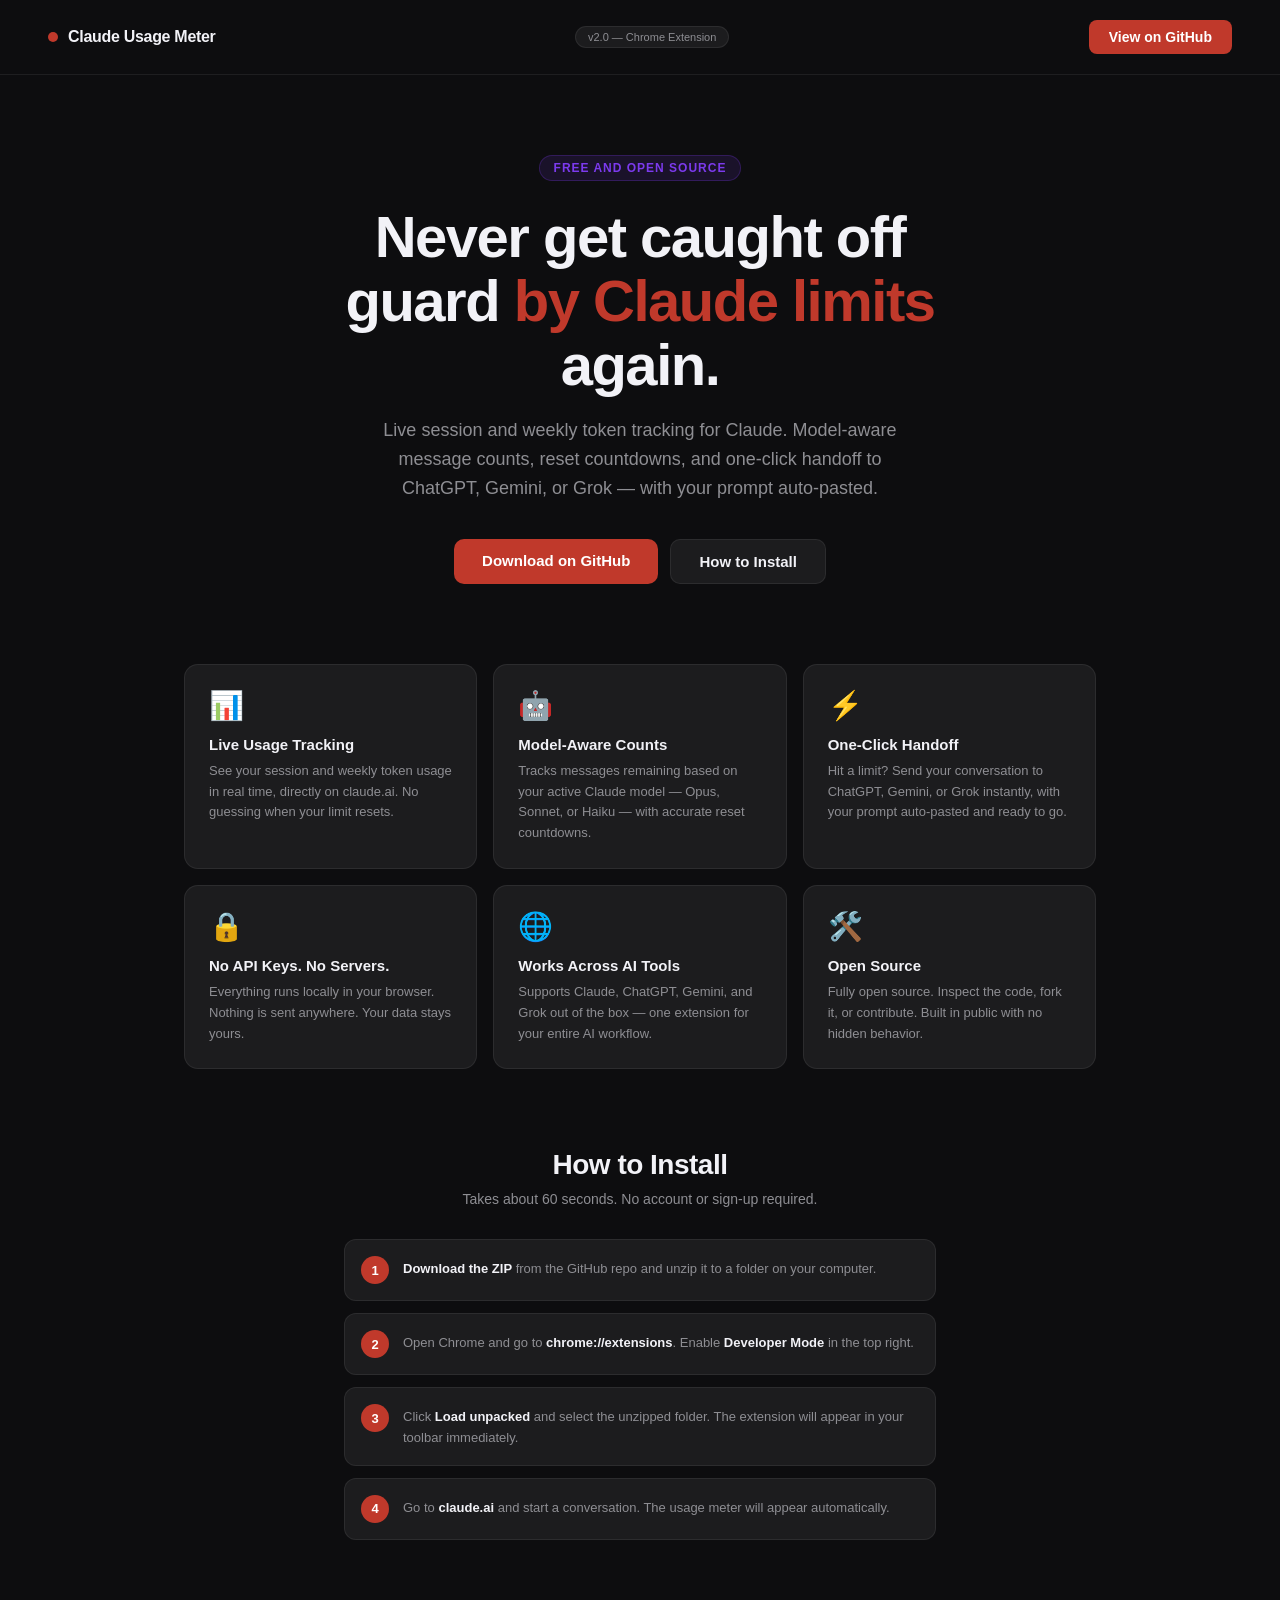
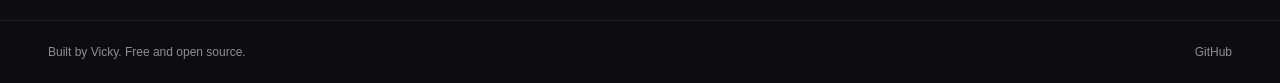
<file: index.html>
<!DOCTYPE html>
<html lang="en">
<head>
  <meta charset="UTF-8" />
  <meta name="viewport" content="width=device-width, initial-scale=1.0" />
  <title>Claude Usage Meter — Chrome Extension</title>
  <style>
    :root {
      --bg: #0d0d0f;
      --card: #1c1c1e;
      --border: rgba(255,255,255,0.07);
      --accent: #c0392b;
      --purple: #7c3aed;
      --green: #30d158;
      --text: #f2f2f7;
      --muted: #8e8e93;
    }
    * { box-sizing: border-box; margin: 0; padding: 0; }
    body {
      background: var(--bg);
      color: var(--text);
      font-family: -apple-system, BlinkMacSystemFont, 'Segoe UI', sans-serif;
      min-height: 100vh;
    }

    /* Nav */
    nav {
      display: flex; align-items: center; justify-content: space-between;
      padding: 20px 48px;
      border-bottom: 1px solid var(--border);
    }
    .nav-brand { display: flex; align-items: center; gap: 10px; }
    .dot { width: 10px; height: 10px; border-radius: 50%; background: var(--accent); }
    .brand-name { font-size: 16px; font-weight: 700; letter-spacing: -0.3px; }
    .nav-badge {
      font-size: 11px; color: var(--muted);
      background: var(--card); border: 1px solid var(--border);
      border-radius: 20px; padding: 4px 12px;
    }
    .nav-cta {
      background: var(--accent); color: #fff;
      border: none; border-radius: 8px;
      padding: 9px 20px; font-size: 14px; font-weight: 600;
      cursor: pointer; text-decoration: none;
      transition: opacity 0.15s;
    }
    .nav-cta:hover { opacity: 0.85; }

    /* Hero */
    .hero {
      max-width: 720px; margin: 0 auto;
      padding: 80px 24px 60px;
      text-align: center;
    }
    .hero-tag {
      display: inline-block;
      font-size: 12px; font-weight: 700; letter-spacing: 1px;
      text-transform: uppercase; color: var(--purple);
      background: rgba(124,58,237,0.12);
      border: 1px solid rgba(124,58,237,0.25);
      border-radius: 20px; padding: 5px 14px; margin-bottom: 24px;
    }
    h1 {
      font-size: clamp(36px, 6vw, 58px);
      font-weight: 800; letter-spacing: -1.5px;
      line-height: 1.1; margin-bottom: 20px;
    }
    h1 span { color: var(--accent); }
    .hero-sub {
      font-size: 18px; color: var(--muted); line-height: 1.6;
      max-width: 560px; margin: 0 auto 36px;
    }
    .hero-actions { display: flex; gap: 12px; justify-content: center; flex-wrap: wrap; }
    .btn-primary {
      background: var(--accent); color: #fff;
      border: none; border-radius: 10px;
      padding: 13px 28px; font-size: 15px; font-weight: 700;
      cursor: pointer; text-decoration: none;
      transition: opacity 0.15s;
    }
    .btn-primary:hover { opacity: 0.85; }
    .btn-secondary {
      background: var(--card); color: var(--text);
      border: 1px solid var(--border); border-radius: 10px;
      padding: 13px 28px; font-size: 15px; font-weight: 600;
      cursor: pointer; text-decoration: none;
      transition: background 0.15s;
    }
    .btn-secondary:hover { background: #2c2c2e; }

    /* Features */
    .features {
      max-width: 960px; margin: 0 auto;
      padding: 20px 24px 80px;
      display: grid;
      grid-template-columns: repeat(auto-fit, minmax(260px, 1fr));
      gap: 16px;
    }
    .feat {
      background: var(--card);
      border: 1px solid var(--border);
      border-radius: 14px; padding: 24px;
    }
    .feat-icon { font-size: 28px; margin-bottom: 14px; }
    .feat h3 { font-size: 15px; font-weight: 700; margin-bottom: 8px; }
    .feat p { font-size: 13px; color: var(--muted); line-height: 1.6; }

    /* How to install */
    .install {
      max-width: 640px; margin: 0 auto;
      padding: 0 24px 80px;
      text-align: center;
    }
    .install h2 { font-size: 28px; font-weight: 800; letter-spacing: -0.5px; margin-bottom: 10px; }
    .install .sub { font-size: 14px; color: var(--muted); margin-bottom: 32px; }
    .steps { text-align: left; display: flex; flex-direction: column; gap: 12px; }
    .step {
      display: flex; gap: 14px; align-items: flex-start;
      background: var(--card); border: 1px solid var(--border);
      border-radius: 12px; padding: 16px;
    }
    .step-num {
      min-width: 28px; height: 28px;
      background: var(--accent); border-radius: 50%;
      display: flex; align-items: center; justify-content: center;
      font-size: 13px; font-weight: 700; color: #fff;
    }
    .step-text { font-size: 13px; line-height: 1.6; color: var(--muted); padding-top: 3px; }
    .step-text strong { color: var(--text); }

    /* Footer */
    footer {
      border-top: 1px solid var(--border);
      padding: 24px 48px;
      display: flex; justify-content: space-between; align-items: center;
      flex-wrap: wrap; gap: 12px;
    }
    footer p { font-size: 12px; color: var(--muted); }
    footer a { color: var(--muted); text-decoration: none; font-size: 12px; }
    footer a:hover { color: var(--text); }
  </style>
</head>
<body>

  <nav>
    <div class="nav-brand">
      <div class="dot"></div>
      <span class="brand-name">Claude Usage Meter</span>
    </div>
    <span class="nav-badge">v2.0 — Chrome Extension</span>
    <a class="nav-cta" href="https://github.com/vicsust738/Token_LLMs" target="_blank">View on GitHub</a>
  </nav>

  <section class="hero">
    <div class="hero-tag">Free and Open Source</div>
    <h1>Never get caught off guard <span>by Claude limits</span> again.</h1>
    <p class="hero-sub">
      Live session and weekly token tracking for Claude. Model-aware message counts, reset countdowns, and one-click handoff to ChatGPT, Gemini, or Grok — with your prompt auto-pasted.
    </p>
    <div class="hero-actions">
      <a class="btn-primary" href="https://github.com/vicsust738/Token_LLMs/zipball/main" target="_blank">Download on GitHub</a>
      <a class="btn-secondary" href="#install">How to Install</a>
    </div>
  </section>

  <section class="features">
    <div class="feat">
      <div class="feat-icon">📊</div>
      <h3>Live Usage Tracking</h3>
      <p>See your session and weekly token usage in real time, directly on claude.ai. No guessing when your limit resets.</p>
    </div>
    <div class="feat">
      <div class="feat-icon">🤖</div>
      <h3>Model-Aware Counts</h3>
      <p>Tracks messages remaining based on your active Claude model — Opus, Sonnet, or Haiku — with accurate reset countdowns.</p>
    </div>
    <div class="feat">
      <div class="feat-icon">⚡</div>
      <h3>One-Click Handoff</h3>
      <p>Hit a limit? Send your conversation to ChatGPT, Gemini, or Grok instantly, with your prompt auto-pasted and ready to go.</p>
    </div>
    <div class="feat">
      <div class="feat-icon">🔒</div>
      <h3>No API Keys. No Servers.</h3>
      <p>Everything runs locally in your browser. Nothing is sent anywhere. Your data stays yours.</p>
    </div>
    <div class="feat">
      <div class="feat-icon">🌐</div>
      <h3>Works Across AI Tools</h3>
      <p>Supports Claude, ChatGPT, Gemini, and Grok out of the box — one extension for your entire AI workflow.</p>
    </div>
    <div class="feat">
      <div class="feat-icon">🛠️</div>
      <h3>Open Source</h3>
      <p>Fully open source. Inspect the code, fork it, or contribute. Built in public with no hidden behavior.</p>
    </div>
  </section>

  <section class="install" id="install">
    <h2>How to Install</h2>
    <p class="sub">Takes about 60 seconds. No account or sign-up required.</p>
    <div class="steps">
      <div class="step">
        <div class="step-num">1</div>
        <div class="step-text"><strong>Download the ZIP</strong> from the GitHub repo and unzip it to a folder on your computer.</div>
      </div>
      <div class="step">
        <div class="step-num">2</div>
        <div class="step-text">Open Chrome and go to <strong>chrome://extensions</strong>. Enable <strong>Developer Mode</strong> in the top right.</div>
      </div>
      <div class="step">
        <div class="step-num">3</div>
        <div class="step-text">Click <strong>Load unpacked</strong> and select the unzipped folder. The extension will appear in your toolbar immediately.</div>
      </div>
      <div class="step">
        <div class="step-num">4</div>
        <div class="step-text">Go to <strong>claude.ai</strong> and start a conversation. The usage meter will appear automatically.</div>
      </div>
    </div>
  </section>

  <footer>
    <p>Built by Vicky. Free and open source.</p>
    <a href="https://github.com/vicsust738/Token_LLMs" target="_blank">GitHub</a>
  </footer>

</body>
</html>
</file>
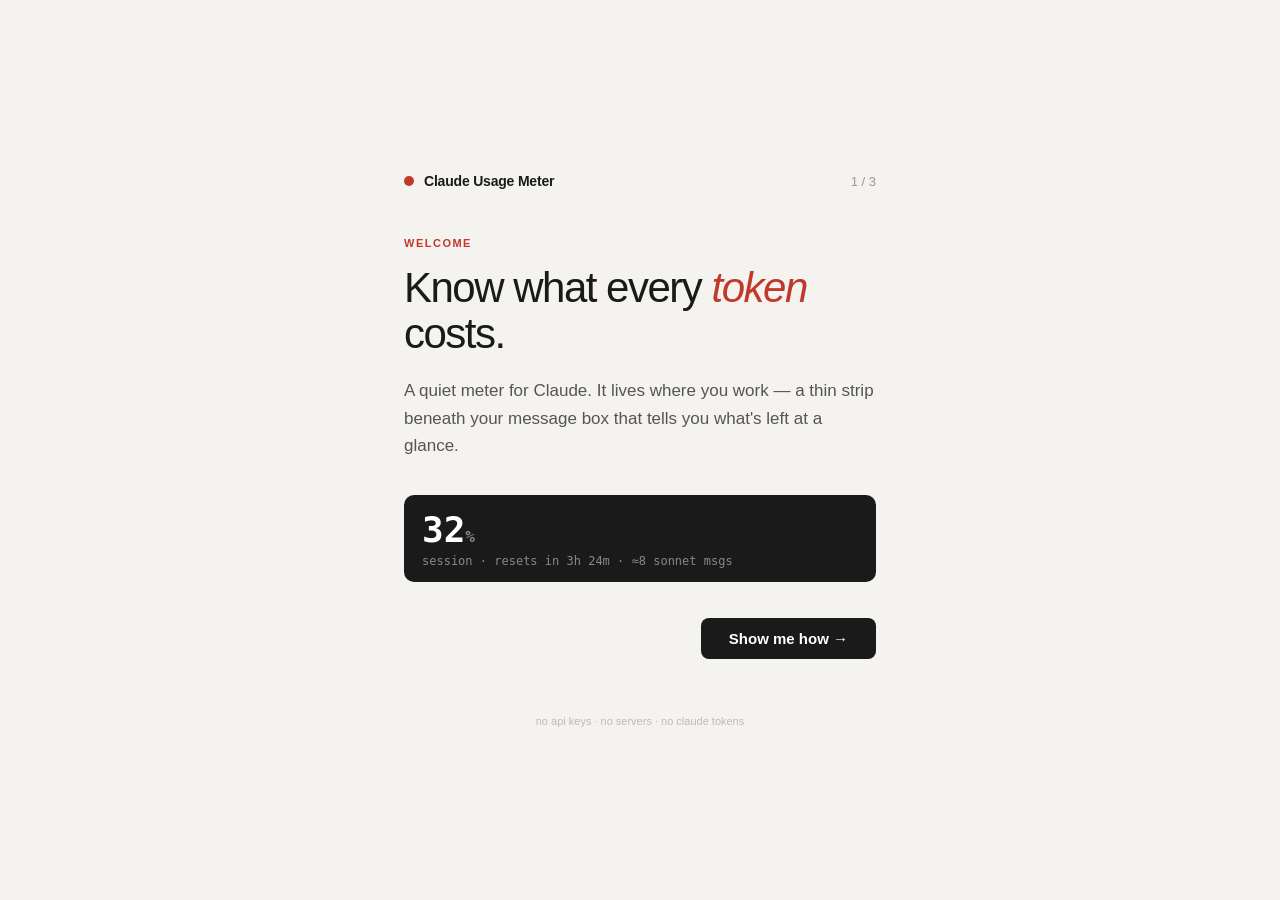
<file: onboarding.html>
<!DOCTYPE html>
<html lang="en">
<head>
  <meta charset="UTF-8" />
  <meta name="viewport" content="width=device-width, initial-scale=1.0" />
  <title>Welcome to Claude Usage Meter</title>
  <style>
    * { box-sizing: border-box; margin: 0; padding: 0; }
    body {
      font-family: -apple-system, BlinkMacSystemFont, 'Segoe UI', sans-serif;
      background: #f5f3ef; color: #1a1a1a;
      min-height: 100vh; display: flex; flex-direction: column;
      align-items: center; justify-content: center;
    }
    .wrap { max-width: 520px; width: 100%; padding: 40px 24px; }
    .brand { display:flex; align-items:center; gap:10px; margin-bottom:48px; }
    .brand-dot { width:10px; height:10px; border-radius:50%; background:#c0392b; }
    .brand-name { font-size:14px; font-weight:700; letter-spacing:-0.2px; }
    .brand-step { margin-left:auto; font-size:13px; color:#999; }
    .step-label { font-size:11px; font-weight:700; letter-spacing:1.5px; text-transform:uppercase; color:#c0392b; margin-bottom:16px; }
    h1 { font-size:42px; font-weight:400; line-height:1.1; letter-spacing:-1.5px; margin-bottom:20px; }
    h1 em { font-style:italic; color:#c0392b; }
    .body-text { font-size:17px; line-height:1.6; color:#555; margin-bottom:36px; }
    .demo-strip { background:#1a1a1a; border-radius:10px; padding:14px 18px; margin-bottom:36px; font-family:'SF Mono','Fira Code',monospace; font-size:14px; color:#eee; }
    .demo-pct { font-size:36px; font-weight:700; color:#fff; }
    .demo-pct span { font-size:16px; color:#888; }
    .demo-meta { color:#888; margin-top:4px; font-size:12px; }
    .perms { margin-bottom:36px; }
    .perm-row { display:flex; gap:20px; padding:12px 0; border-bottom:1px solid rgba(0,0,0,0.07); align-items:flex-start; }
    .perm-key { font-family:'SF Mono',monospace; font-size:12px; color:#c0392b; min-width:140px; padding-top:2px; }
    .perm-desc { font-size:14px; color:#555; line-height:1.5; }
    .handoff-btns { display:flex; gap:12px; margin-bottom:12px; }
    .hbtn { border:1px solid rgba(0,0,0,0.15); border-radius:6px; padding:8px 16px; font-size:14px; cursor:default; background:transparent; color:#333; }
    .nav { display:flex; justify-content:space-between; align-items:center; margin-top:8px; }
    .nav-back { background:none; border:none; color:#999; font-size:14px; cursor:pointer; padding:10px 0; }
    .nav-back:hover { color:#555; }
    .nav-next { background:#1a1a1a; color:#fff; border:none; border-radius:8px; padding:12px 28px; font-size:15px; font-weight:600; cursor:pointer; transition:background 0.15s; }
    .nav-next:hover { background:#333; }
    .footer { margin-top:56px; font-size:11px; color:#bbb; text-align:center; }
    .step { display:none; }
    .step.active { display:block; }
  </style>
</head>
<body>
<div class="wrap">
  <div class="brand">
    <div class="brand-dot"></div>
    <span class="brand-name">Claude Usage Meter</span>
    <span class="brand-step" id="step-indicator">1 / 3</span>
  </div>

  <!-- Step 1 -->
  <div class="step active" id="step-1">
    <div class="step-label">Welcome</div>
    <h1>Know what every <em>token</em> costs.</h1>
    <p class="body-text">A quiet meter for Claude. It lives where you work — a thin strip beneath your message box that tells you what's left at a glance.</p>
    <div class="demo-strip">
      <div class="demo-pct" id="demo-pct">31<span>%</span></div>
      <div class="demo-meta" id="demo-meta">session · resets in 1h 22m · ≈12 sonnet msgs</div>
    </div>
    <div class="nav">
      <span></span>
      <button class="nav-next" id="btn-1-next">Show me how →</button>
    </div>
  </div>

  <!-- Step 2 -->
  <div class="step" id="step-2">
    <div class="step-label">Step Two</div>
    <h1>Continue any chat <em>elsewhere.</em></h1>
    <p class="body-text">Hit a rate limit? Send the conversation — including any files Claude built — to ChatGPT, Gemini, or Grok in one click. The tab opens and your context is pasted automatically.</p>
    <div class="handoff-btns">
      <button class="hbtn">&#8599; ChatGPT</button>
      <button class="hbtn">&#8599; Gemini</button>
      <button class="hbtn">&#8599; Grok</button>
      <button class="hbtn">&#9138;</button>
      <button class="hbtn">&#8595;</button>
    </div>
    <div class="nav">
      <button class="nav-back" id="btn-2-back">&#8592; Back</button>
      <button class="nav-next" id="btn-2-next">Next &#8594;</button>
    </div>
  </div>

  <!-- Step 3 -->
  <div class="step" id="step-3">
    <div class="step-label">Last Step</div>
    <h1>Sign in to <em>claude.ai.</em></h1>
    <p class="body-text">Claude Usage Meter reads usage from your existing Claude session — same cookie your browser already has. No new accounts, no API keys, no data leaves your machine.</p>
    <div class="perms">
      <div class="perm-row"><span class="perm-key">storage</span><span class="perm-desc">Remembers your usage history locally.</span></div>
      <div class="perm-row"><span class="perm-key">alarms</span><span class="perm-desc">Polls Claude's usage endpoint every 30 seconds.</span></div>
      <div class="perm-row"><span class="perm-key">claude.ai</span><span class="perm-desc">Reads your session usage. Nothing else.</span></div>
      <div class="perm-row"><span class="perm-key">chatgpt · gemini · grok</span><span class="perm-desc">Pastes the handoff into the destination input.</span></div>
    </div>
    <div class="nav">
      <button class="nav-back" id="btn-3-back">&#8592; Back</button>
      <button class="nav-next" id="btn-3-open">Open claude.ai &#8594;</button>
    </div>
  </div>

  <div class="footer">no api keys &middot; no servers &middot; no claude tokens</div>
</div>
<script src="onboarding.js"></script>
</body>
</html>
</file>
